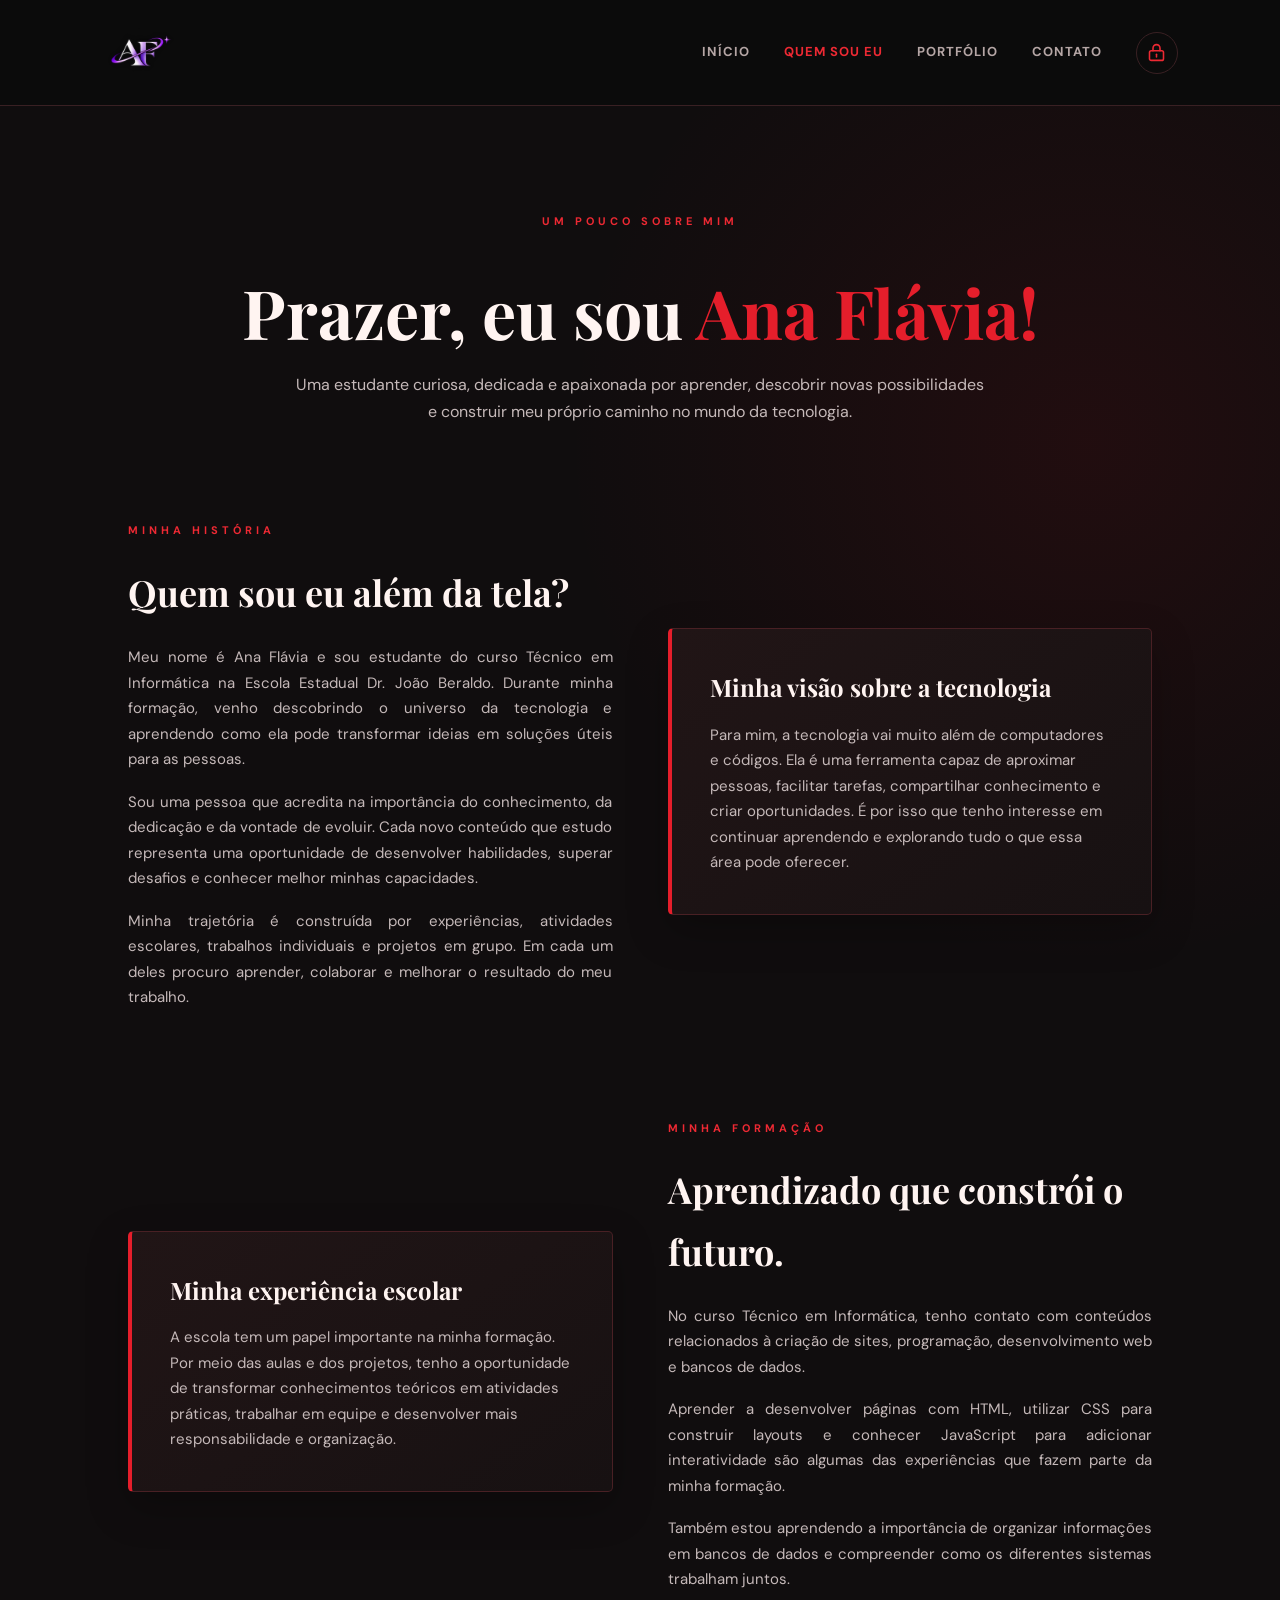
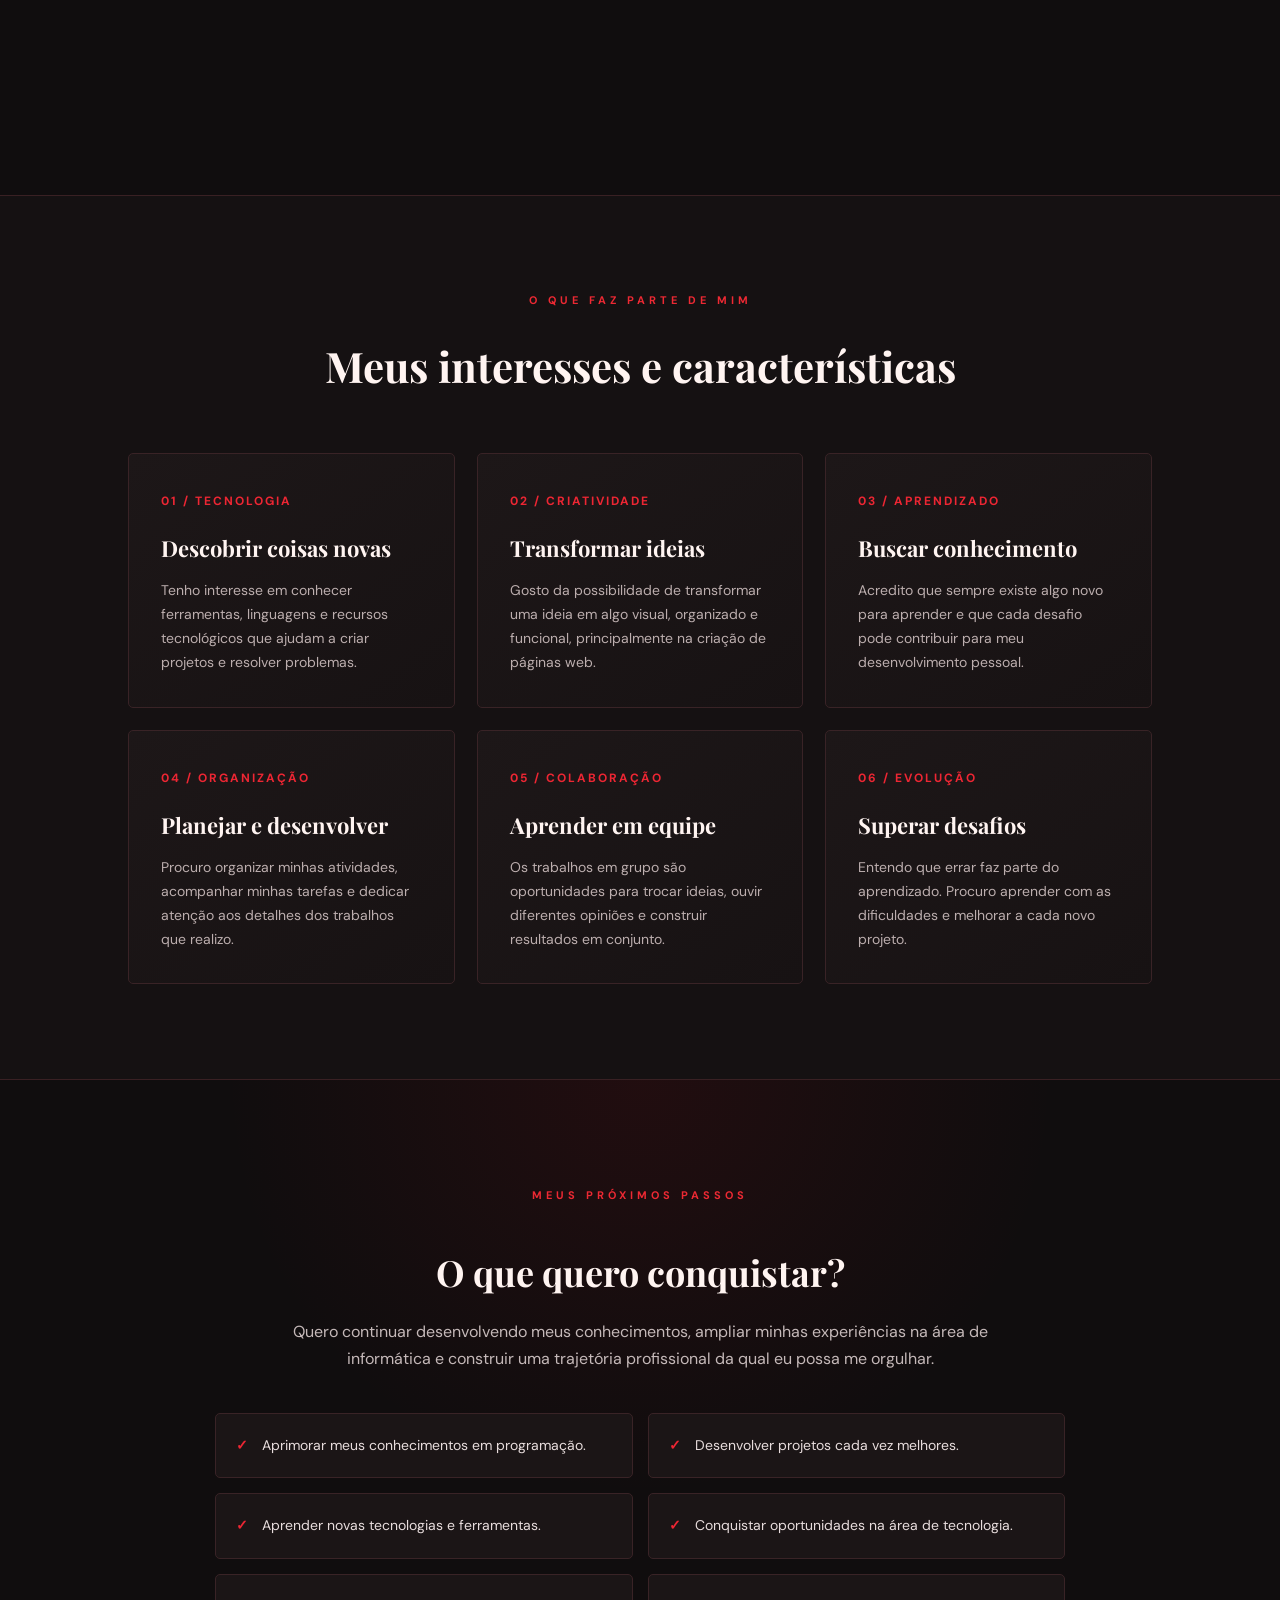
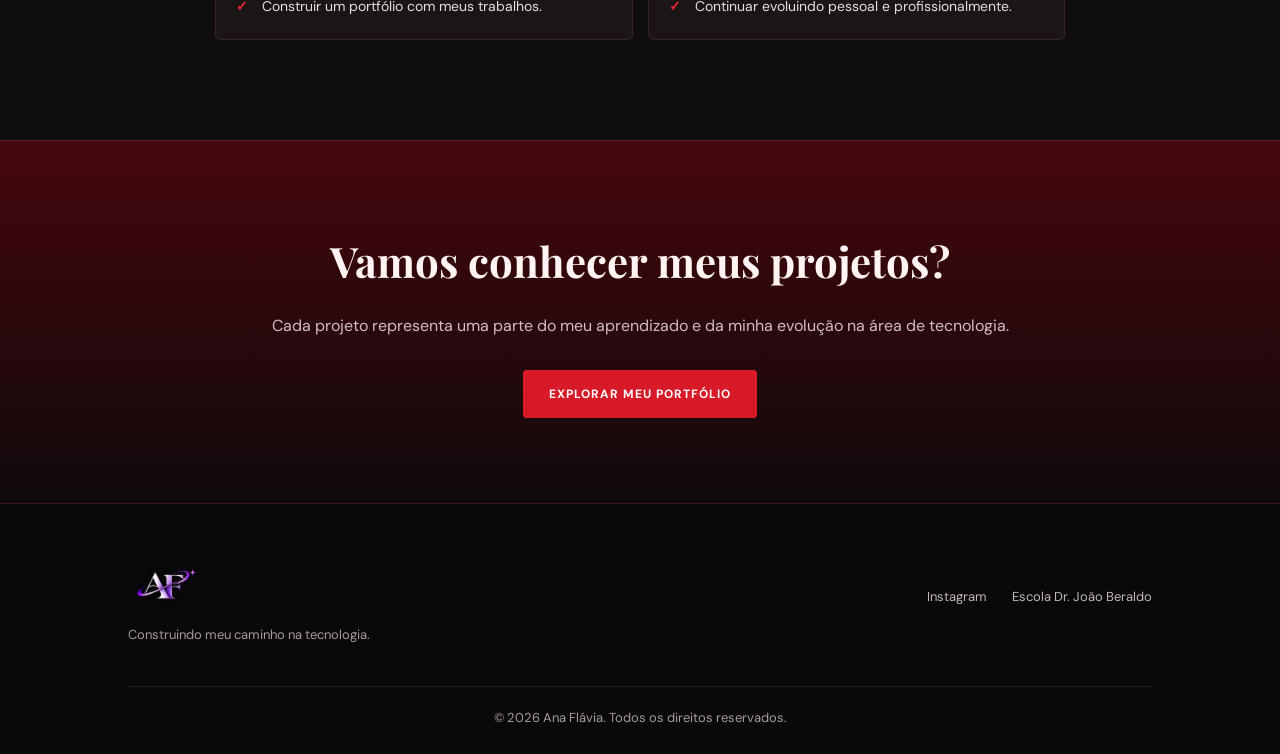
<file: quemsoueu.html>
<!DOCTYPE html>
<html lang="pt-BR">
<head>
  <meta charset="UTF-8">
  <meta name="viewport" content="width=device-width, initial-scale=1.0">

  <meta name="description" content="Conheça a trajetória, formação, interesses e objetivos de Ana Flávia, estudante de Técnico em Informática.">
  <meta property="og:title" content="Quem sou eu | Ana Flávia">
  <meta property="og:description" content="Conheça minha história, meus estudos e meus objetivos na tecnologia.">
  <meta name="robots" content="index, follow">

  <title>Quem sou eu | Ana Flávia</title>

  <link rel="stylesheet" href="style.css">

  <style>
    /* PÁGINA QUEM SOU EU */

    .pagina-sobre {
      padding: 100px 10%;
      background:
        radial-gradient(circle at 85% 20%, rgba(160, 15, 25, 0.12), transparent 30%),
        #100d0e;
    }

    .sobre-intro {
      text-align: center;
      max-width: 850px;
      margin: 0 auto 90px;
    }

    .sobre-intro h1 {
      font-family: 'Playfair Display', serif;
      font-size: clamp(42px, 6vw, 68px);
      color: #fff4f1;
      line-height: 1.15;
      margin: 20px 0;
    }

    .sobre-intro h1 span {
      color: #e51e2b;
    }

    .sobre-intro p {
      color: #c5b9b9;
      font-size: 16px;
      max-width: 700px;
      margin: auto;
    }

    .sobre-bloco {
      display: grid;
      grid-template-columns: 1fr 1fr;
      gap: 55px;
      align-items: center;
      margin-bottom: 85px;
    }

    .sobre-texto h2,
    .secao-objetivos h2 {
      font-family: 'Playfair Display', serif;
      font-size: 36px;
      color: #fff4f1;
      margin-bottom: 22px;
    }

    .sobre-texto p {
      color: #c5b9b9;
      margin-bottom: 17px;
      text-align: justify;
      font-size: 15px;
    }

    .sobre-destaque {
      background: linear-gradient(145deg, #211516, #171112);
      padding: 38px;
      border-radius: 5px;
      border: 1px solid #492024;
      border-left: 4px solid #e51e2b;
      box-shadow: 0 15px 40px rgba(0, 0, 0, 0.25);
      transition: 0.3s ease;
    }

    .sobre-destaque:hover {
      transform: translateY(-5px);
      border-color: #a51c27;
    }

    .sobre-destaque h3 {
      color: #fff4f1;
      font-family: 'Playfair Display', serif;
      font-size: 24px;
      margin-bottom: 15px;
    }

    .sobre-destaque p {
      color: #c5b9b9;
      font-size: 15px;
    }

    /* INTERESSES */

    .secao-interesses {
      padding: 95px 10%;
      background: #151112;
      border-top: 1px solid #392023;
      border-bottom: 1px solid #392023;
    }

    .secao-interesses h2 {
      font-family: 'Playfair Display', serif;
      text-align: center;
      font-size: 42px;
      color: #fff4f1;
      margin: 15px 0 50px;
    }

    .grade-interesses {
      display: grid;
      grid-template-columns: repeat(3, 1fr);
      gap: 22px;
    }

    .interesse-card {
      background: linear-gradient(145deg, #1d1718, #171213);
      border: 1px solid #392326;
      padding: 32px;
      border-radius: 5px;
      transition: 0.3s ease;
      min-height: 210px;
    }

    .interesse-card:hover {
      transform: translateY(-7px);
      border-color: #e51e2b;
      box-shadow: 0 15px 35px rgba(130, 10, 20, 0.15);
    }

    .interesse-card .numero {
      color: #ed2633;
      font-weight: 700;
      font-size: 12px;
      letter-spacing: 2px;
    }

    .interesse-card h3 {
      color: #fff4f1;
      font-family: 'Playfair Display', serif;
      margin: 17px 0 12px;
      font-size: 22px;
    }

    .interesse-card p {
      color: #bcaeae;
      font-size: 14px;
    }

    /* OBJETIVOS */

    .secao-objetivos {
      padding: 100px 10%;
      text-align: center;
      background:
        radial-gradient(circle at 50% 0%, rgba(150, 15, 25, 0.13), transparent 45%),
        #100d0e;
    }

    .secao-objetivos > p {
      max-width: 750px;
      margin: 0 auto 40px;
      color: #c5b9b9;
    }

    .secao-objetivos h2 {
      margin: 15px 0;
    }

    .objetivos-lista {
      max-width: 850px;
      margin: auto;
      display: grid;
      grid-template-columns: 1fr 1fr;
      gap: 15px;
      text-align: left;
    }

    .objetivo-item {
      background: #1b1516;
      border: 1px solid #392326;
      border-radius: 5px;
      padding: 20px;
      color: #e8dddd;
      transition: 0.3s;
      font-size: 14px;
    }

    .objetivo-item:hover {
      border-color: #e51e2b;
      transform: translateX(4px);
    }

    .objetivo-item span {
      color: #ed2633;
      font-weight: 700;
      margin-right: 10px;
    }

    /* CHAMADA PARA O PORTFÓLIO */

    .sobre-contato {
      background:
        linear-gradient(rgba(75, 5, 12, 0.85), rgba(15, 10, 11, 0.96)),
        #250d10;
      color: #fff;
      padding: 85px 10%;
      text-align: center;
      border-top: 1px solid #642027;
    }

    .sobre-contato h2 {
      font-family: 'Playfair Display', serif;
      font-size: 42px;
      margin-bottom: 15px;
      color: #fff4f1;
    }

    .sobre-contato p {
      color: #d0bfc0;
      margin-bottom: 30px;
    }

    .sobre-contato .botao {
      background: #d71928;
      border-color: #d71928;
      color: #fff;
    }

    .sobre-contato .botao:hover {
      background: #a80e1b;
      border-color: #a80e1b;
    }

    /* RESPONSIVIDADE */

    @media (max-width: 900px) {
      .grade-interesses {
        grid-template-columns: repeat(2, 1fr);
      }

      .sobre-bloco {
        gap: 30px;
      }
    }

    @media (max-width: 750px) {
      .pagina-sobre {
        padding: 65px 7%;
      }

      .sobre-intro {
        margin-bottom: 60px;
      }

      .sobre-bloco {
        grid-template-columns: 1fr;
        gap: 25px;
        margin-bottom: 55px;
      }

      .grade-interesses {
        grid-template-columns: 1fr;
      }

      .objetivos-lista {
        grid-template-columns: 1fr;
      }

      .secao-interesses,
      .secao-objetivos {
        padding: 65px 7%;
      }

      .sobre-texto h2,
      .secao-objetivos h2,
      .secao-interesses h2,
      .sobre-contato h2 {
        font-size: 30px;
      }

      .sobre-destaque {
        padding: 28px;
      }
    }
  </style>
</head>

<body>

  <header class="cabecalho">
    <a href="index.html" class="logo">
      <img src="imagens/logo-af.png" alt="Logo AF"
        style="width: 75px; height: 75px; object-fit: contain; vertical-align: middle;">
    </a>

    <nav class="menu">
      <a href="index.html">Início</a>
      <a href="quemsoueu.html" class="ativo">Quem sou eu</a>
      <a href="portfolio.html">Portfólio</a>
      <a href="contato.html">Contato</a>

      <a href="login.html"
         class="link-login"
         aria-label="Entrar na área administrativa"
         title="Entrar">

        <svg
          xmlns="http://www.w3.org/2000/svg"
          width="21"
          height="21"
          viewBox="0 0 24 24"
          fill="none"
          stroke="currentColor"
          stroke-width="1.8"
          stroke-linecap="round"
          stroke-linejoin="round"
          aria-hidden="true">

          <rect x="4" y="10" width="16" height="11" rx="2"/>
          <path d="M8 10V7a4 4 0 0 1 8 0v3"/>
          <path d="M12 14v3"/>

        </svg>
      </a>
    </nav>
  </header>

  <main>

    <section class="pagina-sobre">

      <div class="sobre-intro">
        <span class="destaque">UM POUCO SOBRE MIM</span>

        <h1>Prazer, eu sou <span>Ana Flávia!</span></h1>

        <p>
          Uma estudante curiosa, dedicada e apaixonada por aprender,
          descobrir novas possibilidades e construir meu próprio caminho
          no mundo da tecnologia.
        </p>
      </div>

      <div class="sobre-bloco">

        <div class="sobre-texto">
          <span class="destaque">MINHA HISTÓRIA</span>

          <h2>Quem sou eu além da tela?</h2>

          <p>
            Meu nome é Ana Flávia e sou estudante do curso Técnico em
            Informática na Escola Estadual Dr. João Beraldo. Durante minha
            formação, venho descobrindo o universo da tecnologia e aprendendo
            como ela pode transformar ideias em soluções úteis para as pessoas.
          </p>

          <p>
            Sou uma pessoa que acredita na importância do conhecimento,
            da dedicação e da vontade de evoluir. Cada novo conteúdo que
            estudo representa uma oportunidade de desenvolver habilidades,
            superar desafios e conhecer melhor minhas capacidades.
          </p>

          <p>
            Minha trajetória é construída por experiências, atividades
            escolares, trabalhos individuais e projetos em grupo. Em cada
            um deles procuro aprender, colaborar e melhorar o resultado
            do meu trabalho.
          </p>
        </div>

        <div class="sobre-destaque">
          <h3>Minha visão sobre a tecnologia</h3>

          <p>
            Para mim, a tecnologia vai muito além de computadores e códigos.
            Ela é uma ferramenta capaz de aproximar pessoas, facilitar
            tarefas, compartilhar conhecimento e criar oportunidades.
            É por isso que tenho interesse em continuar aprendendo e
            explorando tudo o que essa área pode oferecer.
          </p>
        </div>

      </div>

      <div class="sobre-bloco">

        <div class="sobre-destaque">
          <h3>Minha experiência escolar</h3>

          <p>
            A escola tem um papel importante na minha formação. Por meio
            das aulas e dos projetos, tenho a oportunidade de transformar
            conhecimentos teóricos em atividades práticas, trabalhar em
            equipe e desenvolver mais responsabilidade e organização.
          </p>
        </div>

        <div class="sobre-texto">
          <span class="destaque">MINHA FORMAÇÃO</span>

          <h2>Aprendizado que constrói o futuro.</h2>

          <p>
            No curso Técnico em Informática, tenho contato com conteúdos
            relacionados à criação de sites, programação, desenvolvimento
            web e bancos de dados.
          </p>

          <p>
            Aprender a desenvolver páginas com HTML, utilizar CSS para
            construir layouts e conhecer JavaScript para adicionar
            interatividade são algumas das experiências que fazem parte
            da minha formação.
          </p>

          <p>
            Também estou aprendendo a importância de organizar informações
            em bancos de dados e compreender como os diferentes sistemas
            trabalham juntos.
          </p>
        </div>

      </div>

    </section>

    <section class="secao-interesses">

      <span class="destaque" style="display:block;text-align:center;">
        O QUE FAZ PARTE DE MIM
      </span>

      <h2>Meus interesses e características</h2>

      <div class="grade-interesses">

        <article class="interesse-card">
          <span class="numero">01 / TECNOLOGIA</span>
          <h3>Descobrir coisas novas</h3>
          <p>
            Tenho interesse em conhecer ferramentas, linguagens e recursos
            tecnológicos que ajudam a criar projetos e resolver problemas.
          </p>
        </article>

        <article class="interesse-card">
          <span class="numero">02 / CRIATIVIDADE</span>
          <h3>Transformar ideias</h3>
          <p>
            Gosto da possibilidade de transformar uma ideia em algo visual,
            organizado e funcional, principalmente na criação de páginas web.
          </p>
        </article>

        <article class="interesse-card">
          <span class="numero">03 / APRENDIZADO</span>
          <h3>Buscar conhecimento</h3>
          <p>
            Acredito que sempre existe algo novo para aprender e que cada
            desafio pode contribuir para meu desenvolvimento pessoal.
          </p>
        </article>

        <article class="interesse-card">
          <span class="numero">04 / ORGANIZAÇÃO</span>
          <h3>Planejar e desenvolver</h3>
          <p>
            Procuro organizar minhas atividades, acompanhar minhas tarefas
            e dedicar atenção aos detalhes dos trabalhos que realizo.
          </p>
        </article>

        <article class="interesse-card">
          <span class="numero">05 / COLABORAÇÃO</span>
          <h3>Aprender em equipe</h3>
          <p>
            Os trabalhos em grupo são oportunidades para trocar ideias,
            ouvir diferentes opiniões e construir resultados em conjunto.
          </p>
        </article>

        <article class="interesse-card">
          <span class="numero">06 / EVOLUÇÃO</span>
          <h3>Superar desafios</h3>
          <p>
            Entendo que errar faz parte do aprendizado. Procuro aprender
            com as dificuldades e melhorar a cada novo projeto.
          </p>
        </article>

      </div>
    </section>

    <section class="secao-objetivos">

      <span class="destaque">MEUS PRÓXIMOS PASSOS</span>

      <h2>O que quero conquistar?</h2>

      <p>
        Quero continuar desenvolvendo meus conhecimentos, ampliar minhas
        experiências na área de informática e construir uma trajetória
        profissional da qual eu possa me orgulhar.
      </p>

      <div class="objetivos-lista">

        <div class="objetivo-item">
          <span>✓</span> Aprimorar meus conhecimentos em programação.
        </div>

        <div class="objetivo-item">
          <span>✓</span> Desenvolver projetos cada vez melhores.
        </div>

        <div class="objetivo-item">
          <span>✓</span> Aprender novas tecnologias e ferramentas.
        </div>

        <div class="objetivo-item">
          <span>✓</span> Conquistar oportunidades na área de tecnologia.
        </div>

        <div class="objetivo-item">
          <span>✓</span> Construir um portfólio com meus trabalhos.
        </div>

        <div class="objetivo-item">
          <span>✓</span> Continuar evoluindo pessoal e profissionalmente.
        </div>

      </div>
    </section>

    <section class="sobre-contato">

      <h2>Vamos conhecer meus projetos?</h2>

      <p>
        Cada projeto representa uma parte do meu aprendizado e da minha
        evolução na área de tecnologia.
      </p>

      <a href="portfolio.html" class="botao">
        Explorar meu portfólio
      </a>

    </section>

  </main>

  <footer class="rodape">

    <div>
      <a href="index.html" class="logo">
        <img src="imagens/logo-af.png" alt="Logo AF"
          style="width: 75px; height: 75px; object-fit: contain; vertical-align: middle;">
      </a>

      <p>Construindo meu caminho na tecnologia.</p>
    </div>

    <div class="rodape-links">
      <a href="https://www.instagram.com/alveswxs7/" target="_blank" rel="noopener noreferrer">
        Instagram
      </a>

      <a href="https://escola.nexialabs.com.br/" target="_blank" rel="noopener noreferrer">
        Escola Dr. João Beraldo
      </a>
    </div>

    <p class="copyright">
      © 2026 Ana Flávia. Todos os direitos reservados.
    </p>

  </footer>

</body>
</html>
</file>
<file: style.css>
@import url('https://fonts.googleapis.com/css2?family=DM+Sans:wght@400;500;600;700&family=Playfair+Display:wght@600;700;800&display=swap');

:root {
  --roxo: #c51620;
  --roxo-escuro: #790d15;
  --lilas: #260b0e;
  --fundo: #101010;
  --branco: #f4eeee;
  --texto: #eee5e3;
  --cinza: #b5a6a5;
  --borda: #392023;
  --sombra: 0 15px 45px rgba(0, 0, 0, 0.45);

  --vermelho: #c51620;
  --vermelho-claro: #ed2933;
  --bordo: #30090c;
  --preto: #101010;
}

* {
  margin: 0;
  padding: 0;
  box-sizing: border-box;
}

html {
  scroll-behavior: smooth;
}

body {
  font-family: 'DM Sans', sans-serif;
  background: var(--fundo);
  color: var(--texto);
  line-height: 1.7;
  overflow-x: hidden;
}

a {
  text-decoration: none;
  color: inherit;
}

button,
input,
textarea,
select {
  font: inherit;
}

/* CABEÇALHO */

.cabecalho {
  width: 100%;
  min-height: 82px;
  padding: 15px 8%;
  display: flex;
  align-items: center;
  justify-content: space-between;
  background: rgba(12, 12, 12, 0.96);
  border-bottom: 1px solid var(--borda);
  position: sticky;
  top: 0;
  z-index: 100;
  backdrop-filter: blur(12px);
}

.logo {
  font-family: 'Playfair Display', serif;
  font-size: 32px;
  font-weight: 800;
  color: var(--branco);
  letter-spacing: -2px;
}

.logo span {
  color: var(--vermelho);
}

.menu {
  display: flex;
  align-items: center;
  gap: 34px;
}

.menu a {
  font-size: 13px;
  font-weight: 700;
  letter-spacing: 1px;
  text-transform: uppercase;
  color: var(--cinza);
  transition: 0.3s;
}

.menu a:hover,
.menu a.ativo {
  color: var(--vermelho-claro);
}

/* CADEADO DO LOGIN */

.menu .link-login {
  display: inline-flex;
  align-items: center;
  justify-content: center;
  width: 42px;
  height: 42px;
  padding: 0;
  color: var(--vermelho-claro);
  background: transparent;
  border: 1px solid var(--borda);
  border-radius: 50%;
  transition: 0.3s ease;
  flex-shrink: 0;
}

.menu .link-login:hover {
  color: #fff;
  background: var(--vermelho);
  border-color: var(--vermelho);
  box-shadow: 0 0 20px rgba(197, 22, 32, 0.35);
  transform: translateY(-2px);
}

.menu .link-login svg {
  display: block;
  width: 21px;
  height: 21px;
}

/* PÁGINA INICIAL */

.hero {
  min-height: 650px;
  padding: 90px 10%;
  display: flex;
  align-items: center;
  justify-content: space-between;
  gap: 70px;
  position: relative;
  overflow: hidden;

  background:
    radial-gradient(
      circle at 80% 45%,
      rgba(150, 10, 20, 0.28),
      transparent 35%
    ),
    linear-gradient(120deg, #100909, #171010 55%, #090909);
}

.hero::before {
  content: "";
  position: absolute;
  width: 400px;
  height: 400px;
  top: -200px;
  right: -100px;
  background: rgba(190, 10, 20, 0.12);
  filter: blur(100px);
  pointer-events: none;
}

.hero-conteudo {
  max-width: 650px;
  position: relative;
  z-index: 2;
  animation: aparecer 0.8s ease;
}

.destaque {
  display: inline-block;
  color: var(--vermelho-claro);
  font-size: 11px;
  font-weight: 700;
  letter-spacing: 4px;
  margin-bottom: 22px;
  text-transform: uppercase;
}

.hero h1 {
  font-family: 'Playfair Display', serif;
  font-size: clamp(48px, 6vw, 82px);
  line-height: 1.05;
  margin-bottom: 20px;
  color: #fff5f2;
  text-transform: uppercase;
  letter-spacing: -2px;
}

.hero h1 span {
  color: var(--vermelho-claro);
  text-shadow: 0 0 25px rgba(197, 22, 32, 0.2);
}

.hero h2 {
  font-size: 18px;
  color: #e4c9c7;
  margin-bottom: 20px;
  letter-spacing: 1px;
}

.hero p {
  color: var(--cinza);
  font-size: 15px;
  max-width: 540px;
  margin-bottom: 30px;
}

.botoes {
  display: flex;
  flex-wrap: wrap;
  gap: 15px;
}

/* BOTÕES */

.botao {
  display: inline-block;
  padding: 13px 25px;
  border-radius: 3px;
  background: var(--vermelho);
  color: #fff;
  font-size: 12px;
  font-weight: 700;
  letter-spacing: 1px;
  text-transform: uppercase;
  transition: 0.3s;
  border: 1px solid var(--vermelho);
}

.botao:hover {
  background: var(--vermelho-claro);
  border-color: var(--vermelho-claro);
  box-shadow: 0 0 25px rgba(197, 22, 32, 0.3);
  transform: translateY(-3px);
}

.botao.secundario {
  background: transparent;
  color: var(--branco);
  border-color: #684044;
}

.botao.secundario:hover {
  background: var(--bordo);
  border-color: var(--vermelho);
}

/* IMAGEM DA PÁGINA INICIAL */

.hero-imagem {
  width: 340px;
  flex-shrink: 0;
  position: relative;
  z-index: 2;
}

.imagem-fundo {
  width: 320px;
  height: 390px;
  padding: 7px;
  border-radius: 4px;
  background: linear-gradient(145deg, #d21a24, #38090d);
  box-shadow: 0 20px 60px rgba(0, 0, 0, 0.6);
  transform: rotate(2deg);
}

.foto-placeholder {
  width: 100%;
  height: 100%;
  border-radius: 2px;
  background:
    linear-gradient(rgba(20, 0, 0, 0.4), rgba(10, 0, 0, 0.8)),
    linear-gradient(145deg, #590b11, #171010);
  display: flex;
  flex-direction: column;
  align-items: center;
  justify-content: center;
  color: #fff;
}

.foto-placeholder span {
  font-family: 'Playfair Display', serif;
  font-size: 90px;
  font-weight: 800;
  color: var(--vermelho-claro);
}

.foto-placeholder p {
  font-size: 11px;
  text-align: center;
  padding: 0 15px;
  color: #e5d0ce;
  letter-spacing: 2px;
  text-transform: uppercase;
}

.etiqueta-foto {
  position: absolute;
  bottom: 25px;
  left: -40px;
  padding: 12px 18px;
  background: #171010;
  border: 1px solid #662027;
  border-radius: 3px;
  box-shadow: var(--sombra);
  font-size: 11px;
  font-weight: 700;
  letter-spacing: 1px;
  color: #fff;
}

/* HABILIDADES */

.habilidades {
  padding: 90px 10%;
  background: #141212;
  border-top: 1px solid #281719;
  border-bottom: 1px solid #281719;
}

.titulo-secao {
  text-align: center;
  margin-bottom: 45px;
}

.titulo-secao h2,
.sobre-resumo h2,
.chamada-projetos h2 {
  font-family: 'Playfair Display', serif;
  font-size: 40px;
  line-height: 1.2;
  margin-bottom: 15px;
  color: #fff2ef;
}

.titulo-secao p {
  color: var(--cinza);
}

.grade-habilidades {
  display: grid;
  grid-template-columns: repeat(4, 1fr);
  gap: 20px;
}

.card-habilidade {
  padding: 30px 24px;
  border: 1px solid #382023;
  border-radius: 4px;
  background: linear-gradient(145deg, #1b1516, #121010);
  transition: 0.3s;
}

.card-habilidade:hover {
  transform: translateY(-7px);
  box-shadow: 0 15px 35px rgba(0, 0, 0, 0.35);
  border-color: var(--vermelho);
}

.card-habilidade span {
  color: var(--vermelho-claro);
  font-size: 12px;
  font-weight: 700;
  letter-spacing: 2px;
}

.card-habilidade h3 {
  margin: 15px 0 8px;
  color: #fff;
  font-family: 'Playfair Display', serif;
  font-size: 20px;
}

.card-habilidade p {
  color: var(--cinza);
  font-size: 14px;
}

/* SEÇÃO SOBRE */

.sobre-resumo {
  padding: 90px 10%;
  display: grid;
  grid-template-columns: 1fr 1fr;
  align-items: center;
  gap: 30px 60px;
  background:
    radial-gradient(circle at 15% 50%, rgba(150, 10, 20, 0.15), transparent 40%),
    #210d10;
  border-top: 1px solid #40151b;
}

.sobre-resumo h2 {
  color: #fff;
}

.sobre-resumo p {
  color: #c9b8b6;
}

.texto-link {
  grid-column: 2;
  color: var(--vermelho-claro);
  font-weight: 700;
  transition: 0.3s;
}

.texto-link:hover {
  color: #fff;
}

/* CHAMADA DE PROJETOS */

.chamada-projetos {
  padding: 100px 10%;
  text-align: center;
  background:
    linear-gradient(rgba(25, 3, 5, 0.88), rgba(25, 3, 5, 0.95)),
    #790d15;
  border-top: 1px solid #501017;
  color: #fff;
}

.chamada-projetos .destaque {
  color: #ff535b;
}

.chamada-projetos h2 {
  max-width: 700px;
  margin: 0 auto 18px;
}

.chamada-projetos p {
  max-width: 570px;
  margin: 0 auto 30px;
  color: #d4bdbc;
}

.chamada-projetos .botao {
  background: var(--vermelho);
  border-color: var(--vermelho);
  color: #fff;
}

.chamada-projetos .botao:hover {
  background: #ed2933;
}

/* SEÇÃO DE SEGURANÇA DIGITAL */

.seguranca-digital {
  background:
    radial-gradient(circle at 50% 0%, rgba(140, 10, 20, 0.15), transparent 55%),
    #101010;
  border-top: 1px solid #39191d;
  border-bottom: 1px solid #39191d;
  padding-top: 85px;
  padding-bottom: 85px;
}

.seguranca-digital .titulo-secao {
  max-width: 1000px;
  margin: 0 auto;
}

.seguranca-digital .titulo-secao > span {
  display: inline-block;
  color: var(--vermelho-claro);
  font-size: 11px;
  font-weight: 700;
  letter-spacing: 4px;
  margin-bottom: 15px;
}

.seguranca-digital .titulo-secao h2 {
  color: #fff0ed;
  text-transform: uppercase;
  font-size: clamp(28px, 4vw, 42px);
}

.seguranca-digital .titulo-secao p {
  width: 100%;
  max-width: 850px;
  margin: 20px auto 0;
  line-height: 1.9;
  text-align: center;
  color: #c0b1af;
}

/* RODAPÉ */

.rodape {
  padding: 45px 10% 25px;
  background: #090909;
  color: #fff;
  display: flex;
  flex-wrap: wrap;
  justify-content: space-between;
  align-items: center;
  gap: 25px;
  border-top: 1px solid #3a171b;
}

.rodape .logo {
  color: #fff;
}

.rodape p {
  color: #a99a98;
  font-size: 13px;
}

.rodape-links {
  display: flex;
  flex-wrap: wrap;
  gap: 25px;
}

.rodape-links a {
  color: #c5b8b6;
  font-size: 13px;
  transition: 0.3s;
}

.rodape-links a:hover {
  color: var(--vermelho-claro);
}

.copyright {
  width: 100%;
  text-align: center;
  border-top: 1px solid #302022;
  padding-top: 20px;
  margin-top: 15px;
  color: #958684;
}

/* ESTILOS GERAIS PARA FORMULÁRIOS */

input,
textarea,
select {
  background: #171313;
  color: #f4eeee;
  border: 1px solid #493034;
  border-radius: 4px;
  padding: 12px 15px;
  outline: none;
  transition: 0.3s;
}

input::placeholder,
textarea::placeholder {
  color: #928281;
}

input:focus,
textarea:focus,
select:focus {
  border-color: var(--vermelho);
  box-shadow: 0 0 0 3px rgba(197, 22, 32, 0.12);
}

button {
  cursor: pointer;
}

/* ANIMAÇÕES */

@keyframes aparecer {
  from {
    opacity: 0;
    transform: translateY(20px);
  }

  to {
    opacity: 1;
    transform: translateY(0);
  }
}

/* RESPONSIVIDADE */

@media (max-width: 950px) {
  .hero {
    padding: 70px 7%;
    gap: 35px;
  }

  .grade-habilidades {
    grid-template-columns: repeat(2, 1fr);
  }

  .hero-imagem {
    width: 290px;
  }

  .imagem-fundo {
    width: 270px;
    height: 340px;
  }
}

@media (max-width: 650px) {
  .cabecalho {
    padding: 15px 5%;
    flex-direction: column;
    gap: 12px;
  }

  .menu {
    width: 100%;
    justify-content: center;
    flex-wrap: wrap;
    gap: 12px 20px;
  }

  .menu a {
    font-size: 11px;
  }

  .menu .link-login {
    width: 38px;
    height: 38px;
    padding: 0;
  }

  .hero {
    padding: 60px 7%;
    flex-direction: column;
    text-align: center;
  }

  .hero-conteudo {
    display: flex;
    flex-direction: column;
    align-items: center;
  }

  .hero h1 {
    font-size: 44px;
  }

  .hero-imagem {
    margin-top: 20px;
  }

  .etiqueta-foto {
    left: -10px;
  }

  .habilidades {
    padding: 65px 7%;
  }

  .grade-habilidades {
    grid-template-columns: 1fr;
  }

  .titulo-secao h2,
  .sobre-resumo h2,
  .chamada-projetos h2 {
    font-size: 30px;
  }

  .sobre-resumo {
    padding: 65px 7%;
    grid-template-columns: 1fr;
    text-align: center;
  }

  .texto-link {
    grid-column: 1;
  }

  .chamada-projetos {
    padding: 70px 7%;
  }

  .seguranca-digital {
    padding: 65px 7%;
  }

  .rodape {
    padding: 40px 7% 20px;
    flex-direction: column;
    text-align: center;
  }

  .rodape-links {
    justify-content: center;
  }
}

@media (prefers-reduced-motion: reduce) {
  *,
  *::before,
  *::after {
    scroll-behavior: auto !important;
    animation-duration: 0.01ms !important;
    transition-duration: 0.01ms !important;
  }
}
</file>
